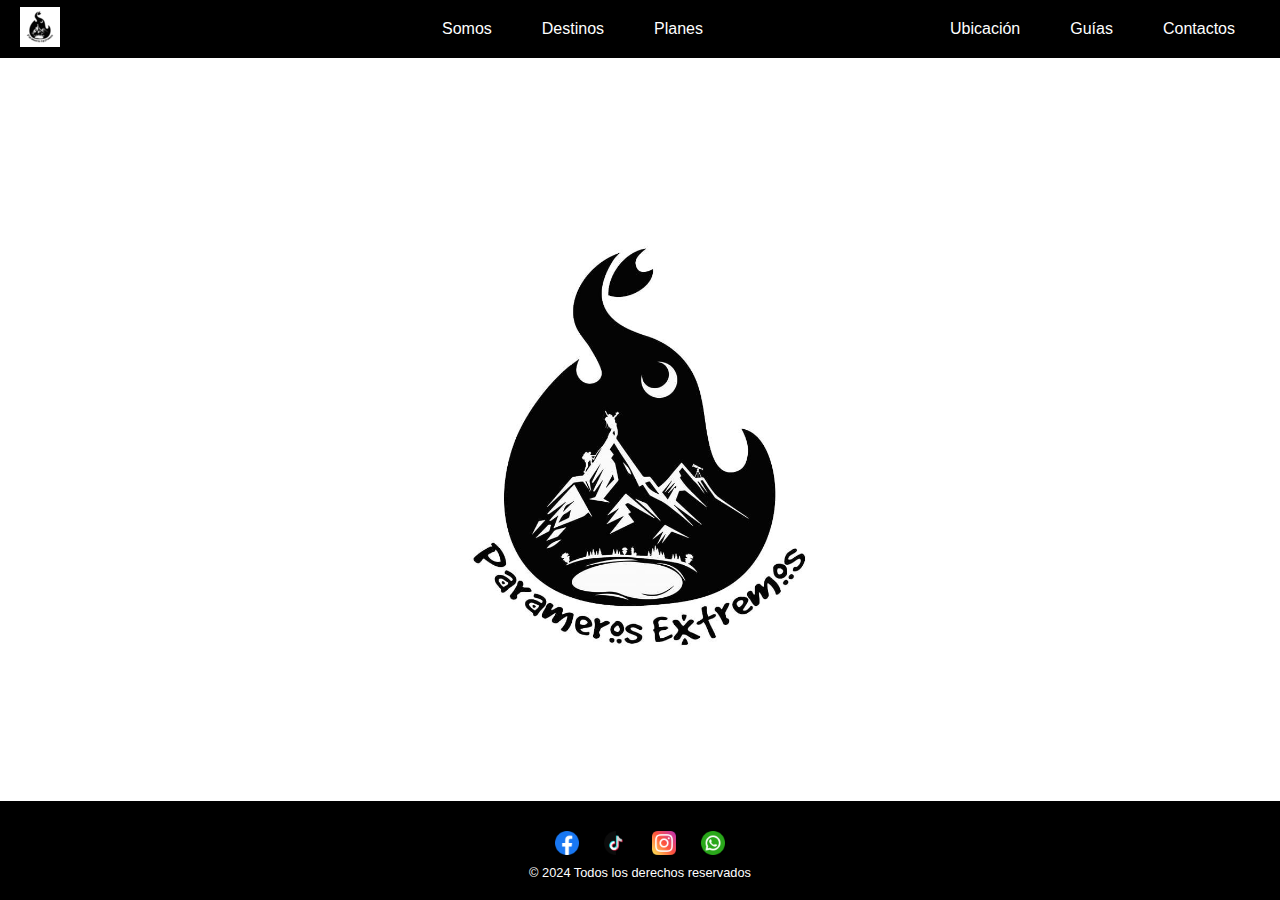
<file: ProyectoWeb/index.html>
<!DOCTYPE html>
<html lang="en">
<head>
    <meta charset="UTF-8">
    <meta name="viewport" content="width=device-width, initial-scale=1.0">
    <title>My Page</title>
    <link rel="stylesheet" href="https://fonts.googleapis.com/css2?family=Material+Symbols+Outlined:opsz,wght,FILL,GRAD@20..48,100..700,0..1,-50..200" />
    <link rel="stylesheet" href="style.css">
</head>
<body>
    <nav>
        <div class="mobile">
            <div class="header">
                <div class="logo">
                    <img src="Images/logo.png" alt="Logo">
                </div>
                <div class="more">
                    <button id="bMore">
                        <span class="material-symbols-outlined">menu</span>
                    </button>
                </div>
            </div>
            <div id="links" class="links">
                <a href="somos.html" target="content-frame">Somos</a>
                <a href="destinos.html" target="content-frame">Destinos</a>
                <a href="planes.html" target="content-frame">Planes</a>
                <a href="ubicacion.html" target="content-frame">Ubicación</a>
                <a href="guias.html" target="content-frame">Guías</a>
                <a href="contactos.html" target="content-frame">Contactos</a>
            </div>
        </div>

        <div class="desktop">
            <div class="logo">
                <img src="Images/logo.png" alt="Logo">
            </div>

            <div class="primary">
                <a href="somos.html" target="content-frame">Somos</a>
                <a href="destinos.html" target="content-frame">Destinos</a>
                <a href="planes.html" target="content-frame">Planes</a>
            </div>

            <div class="secondary full">
                <a href="ubicacion.html" target="content-frame">Ubicación</a>
                <a href="guias.html" target="content-frame">Guías</a>
                <a href="contactos.html" target="content-frame">Contactos</a>
            </div>

            <div class="secondary mini">
                <a href="#" class="more">More</a>
                <div class="submenu">
                    <a href="ubicacion.html" target="content-frame">Ubicación</a>
                    <a href="guias.html" target="content-frame">Guías</a>
                    <a href="contactos.html" target="content-frame">Contactos</a>
                </div>
            </div>
        </div>
    </nav>

    <!-- Contenedor para cargar los iframes -->
    <iframe name="content-frame" class="iframe-container"></iframe>

    <footer>
        <div class="social-links">
            <a href="https://www.facebook.com/samacasenderista" target="_blank">
                <img src="Images/facebook.png" alt="Facebook">
            </a>
            <a href="https://www.tiktok.com/@parameros" target="_blank">
                <img src="Images/tik-tok.png" alt="TikTok">
            </a>
            <a href="https://www.instagram.com/parameros_extremos/?igshid=ZDdkNTZiNTM%3D" target="_blank">
                <img src="Images/instagram.png" alt="Instagram">
            </a>
            <a href="https://api.whatsapp.com/send?phone=%2B573144659188&context=ARArtTrlSHg7tamK0z1DpaTLfNeDFKmMfTAxEWDCRMKaDK_5FMg2EEbzGIUFaj7V3_OaEFkanUuTY6tfr_F95YHFt0tfGitNVwOTLjAk7q3XpyFxLq9V7PaRRG8r21tNDI9jDhD-ag4YdB_R_2f0DfyrTg&source=FB_Page&app=facebook&entry_point=page_cta&fbclid=IwY2xjawEeUUtleHRuA2FlbQIxMAABHQb06SmTSGs5VC6ubEBcOnw75ay4c8kZ-uNTIQqEGgenSqUuxO-ArHdjZg_aem_UAgWxsm6wBCSkUMDUVr_vg" target="_blank">
                <img src="Images/whatsapp.png" alt="WhatsApp">
            </a>
        </div>
        <div class="copyright">
            © 2024 Todos los derechos reservados
        </div>
    </footer>

    <script>
        const bMore = document.querySelector('#bMore');
        const links = document.querySelector('#links');

        bMore.addEventListener('click', () => {
            links.classList.toggle('collapsed');
        });
    </script>
</body>
</html>
</file>
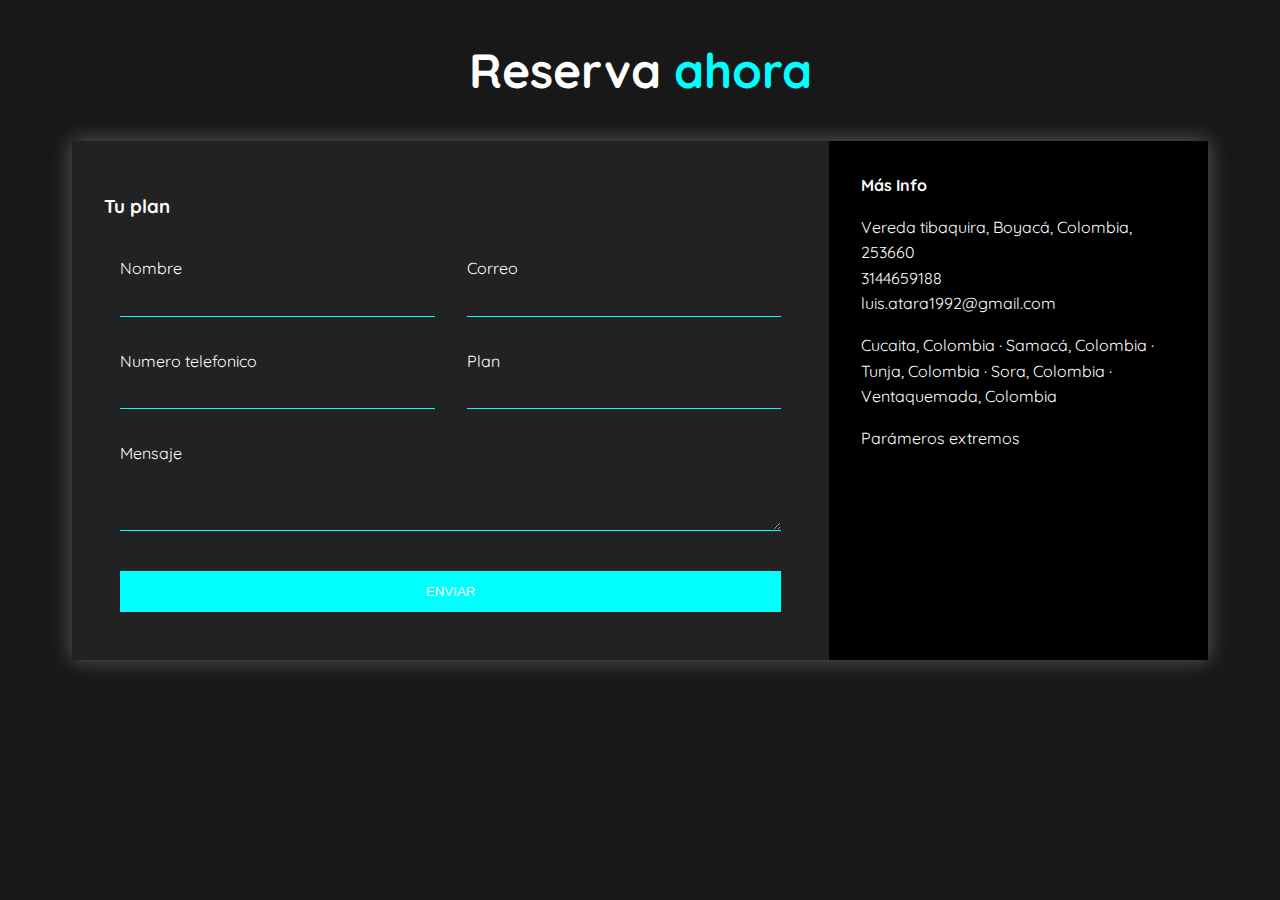
<file: ProyectoWeb/contactos.html>
<!DOCTYPE html>
<html lang="en">
<head>
    <meta charset="UTF-8">
    <meta name="viewport" content="width=device-width, initial-scale=1.0">
    <meta http-equiv="X-UA-Compatible" content="ie=edge">
    <title>Website with a contact Form 01</title>
    <link rel="stylesheet" href="contactos.css">
    <link href="https://fonts.googleapis.com/css?family=Quicksand" rel="stylesheet">
    <link rel="stylesheet" href="https://use.fontawesome.com/releases/v5.8.1/css/all.css" integrity="sha384-50oBUHEmvpQ+1lW4y57PTFmhCaXp0ML5d60M1M7uH2+nqUivzIebhndOJK28anvf" crossorigin="anonymous">
    <link rel="stylesheet" href="https://cdnjs.cloudflare.com/ajax/libs/animate.css/3.7.0/animate.min.css">
</head>
<body>
    
    <div class="content">

        <h1 class="logo">Reserva <span>ahora</span></h1>

        <div class="contact-wrapper animated bounceInUp">
            <div class="contact-form">
                <h3>Tu plan</h3>
                <form action="">
                    <p>
                        <label>Nombre</label>
                        <input type="text" name="fullname">
                    </p>
                    <p>
                        <label>Correo</label>
                        <input type="email" name="email">
                    </p>
                    <p>
                        <label>Numero telefonico</label>
                        <input type="tel" name="phone">
                    </p>
                    <p>
                        <label>Plan</label>
                        <input type="text" name="affair">
                    </p>
                    <p class="block">
                       <label>Mensaje</label> 
                        <textarea name="message" rows="3"></textarea>
                    </p>
                    <p class="block">
                        <button>
                            Enviar
                        </button>
                    </p>
                </form>
            </div>
            <div class="contact-info">
                <h4>Más Info</h4>
                <ul>
                    <li><i class="fas fa-map-marker-alt"></i> Vereda tibaquira, Boyacá, Colombia, 253660</li>
                    <li><i class="fas fa-phone"></i> 3144659188</li>
                    <li><i class="fas fa-envelope-open-text"></i> luis.atara1992@gmail.com</li>
                </ul>
                <p>Cucaita, Colombia · Samacá, Colombia · Tunja, Colombia · Sora, Colombia · Ventaquemada, Colombia</p>
                <p>Parámeros extremos</p>
            </div>
        </div>

    </div>

</body>
</html>
</file>
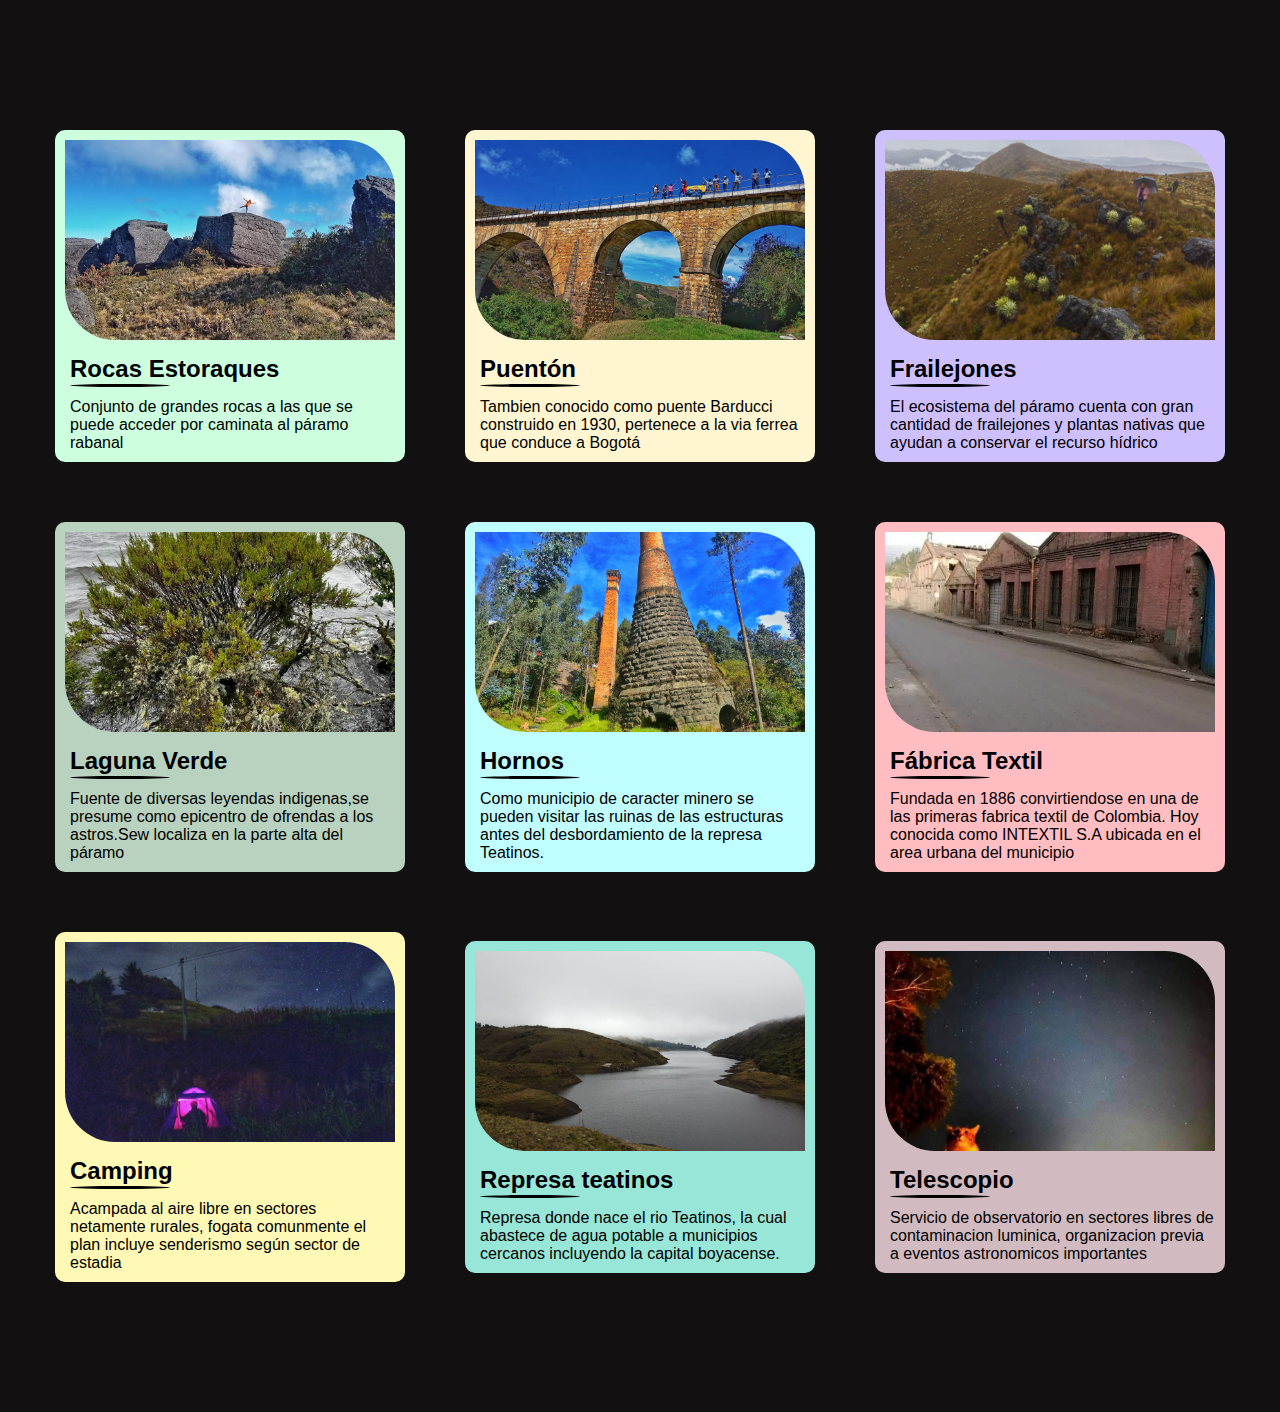
<file: ProyectoWeb/destinos.html>
<!DOCTYPE html>
<html lang="en">
<head>
    <meta charset="UTF-8">
    <meta name="viewport" content="width=device-width, initial-scale=1.0">
    <title>Destinos</title>
    <link rel="stylesheet" href="destinos.css">
</head>
<body>
    <div class="container">
        
    </div>

    <script src="destino.js"></script>
    
</body>
</html>
</file>
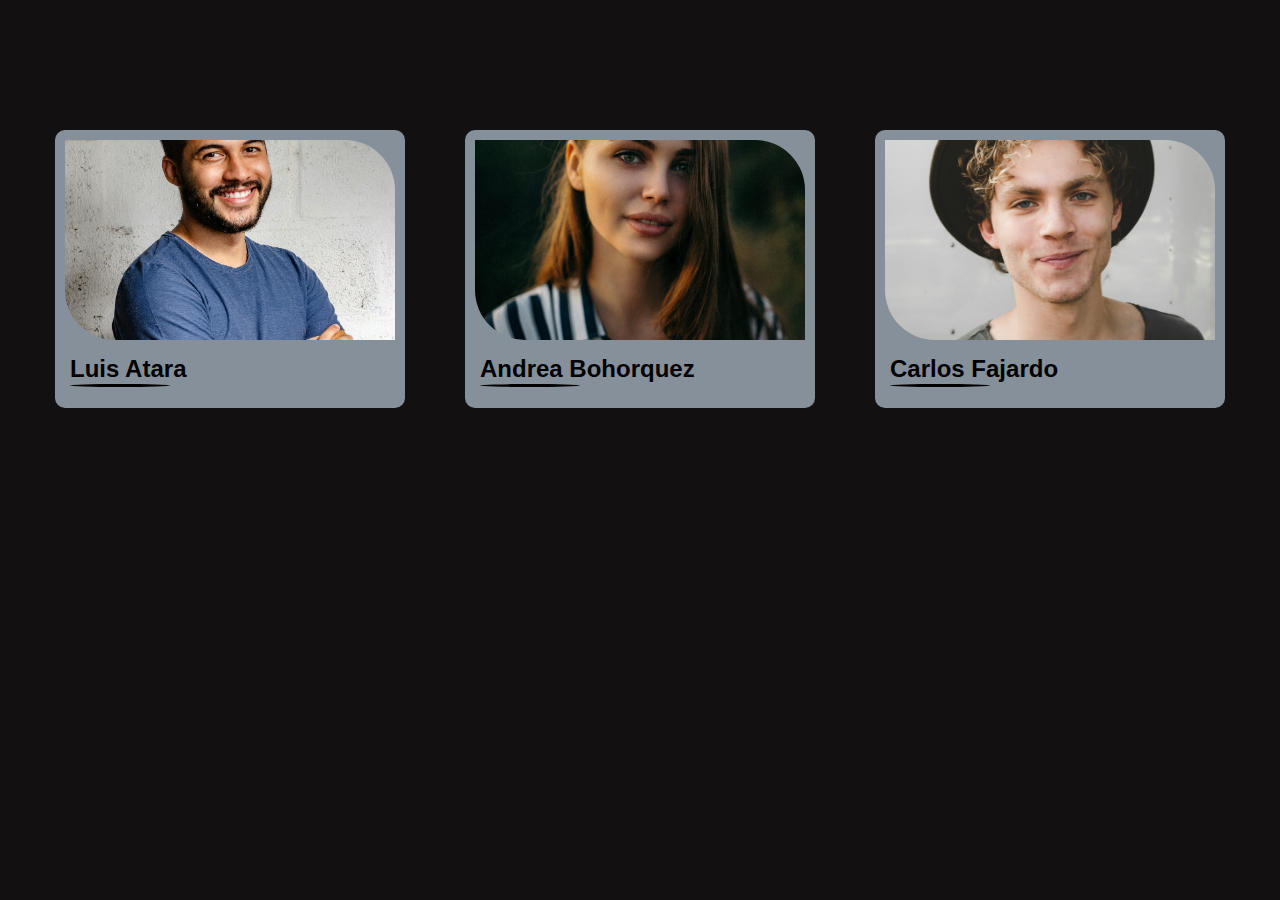
<file: ProyectoWeb/guias.html>
<!DOCTYPE html>
<html lang="en">
<head>
    <meta charset="UTF-8">
    <meta name="viewport" content="width=device-width, initial-scale=1.0">
    <title>Guias</title>
    <link rel="stylesheet" href="guias.css">
</head>
<body>
    <div class="container">
        
    </div>

    <script src="guias.js"></script>
    
</body>
</html>
</file>
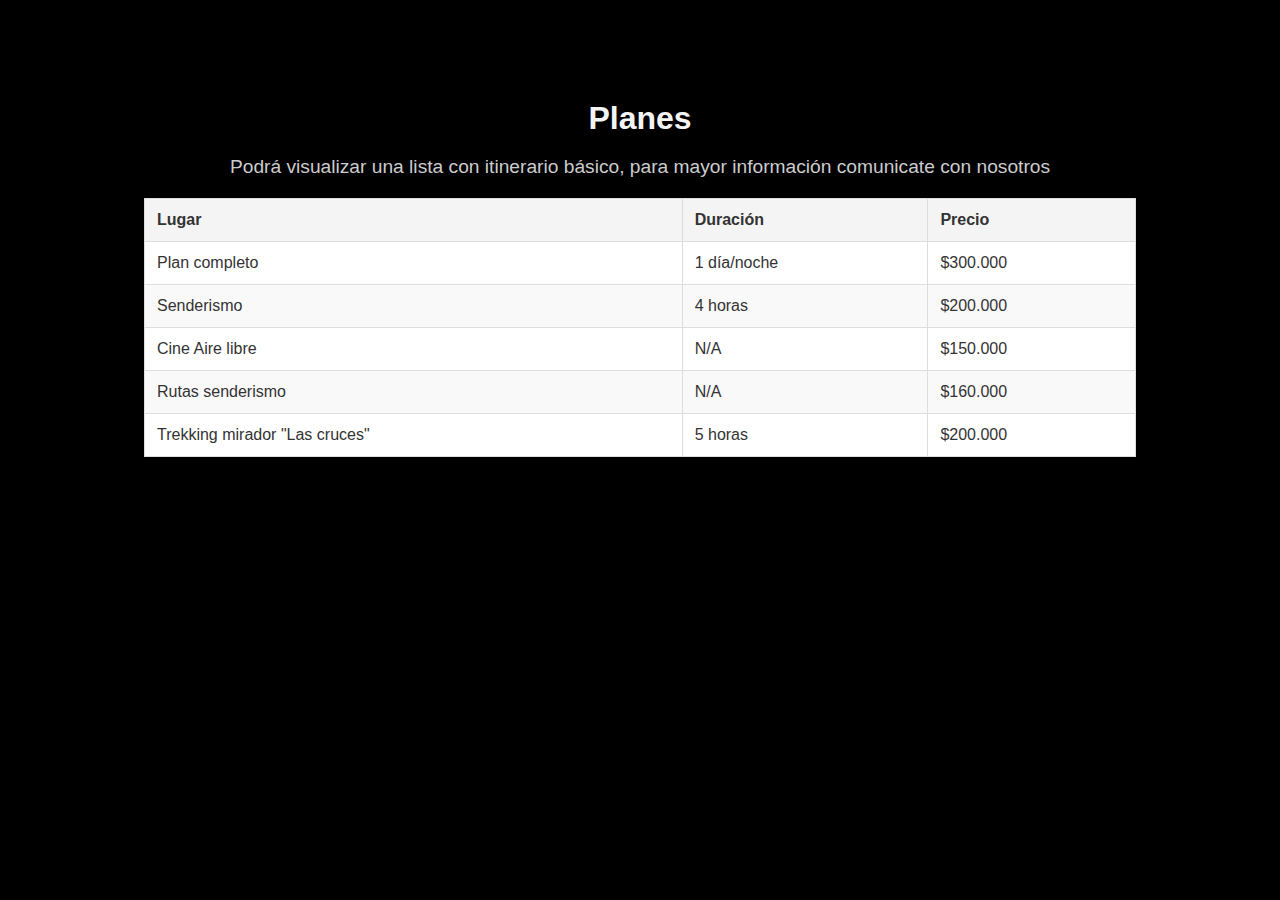
<file: ProyectoWeb/planes.html>
<!DOCTYPE html>
<html lang="en">
<head>
    <meta charset="UTF-8">
    <meta name="viewport" content="width=device-width, initial-scale=1.0">
    <title>Planes</title>
    <link rel="stylesheet" href="planes.css">
</head>
<body>
    <div class="container">
        <h2>Planes</h2>
        <p>Podrá visualizar una lista con itinerario básico, para mayor información comunicate con nosotros</p>

        <table>
            <thead>
                <tr>
                    <th>Lugar</th>
                    <th>Duración</th>
                    <th>Precio</th>
                </tr>
            </thead>
            <tbody>
                <tr>
                    <td>Plan completo</td>
                    <td>1 día/noche</td>
                    <td>$300.000</td>
                </tr>
                <tr>
                    <td>Senderismo</td>
                    <td>4 horas</td>
                    <td>$200.000</td>
                </tr>
                <tr>
                    <td>Cine Aire libre</td>
                    <td>N/A</td>
                    <td>$150.000</td>
                </tr>
                <tr>
                    <td>Rutas senderismo</td>
                    <td>N/A</td>
                    <td>$160.000</td>
                </tr>
                <tr>
                    <td>Trekking mirador "Las cruces"</td>
                    <td> 5 horas</td>
                    <td>$200.000</td>
                </tr>
            </tbody>
        </table>
    </div>
    <script src="planes.js"></script>
</body>
</html>
</file>
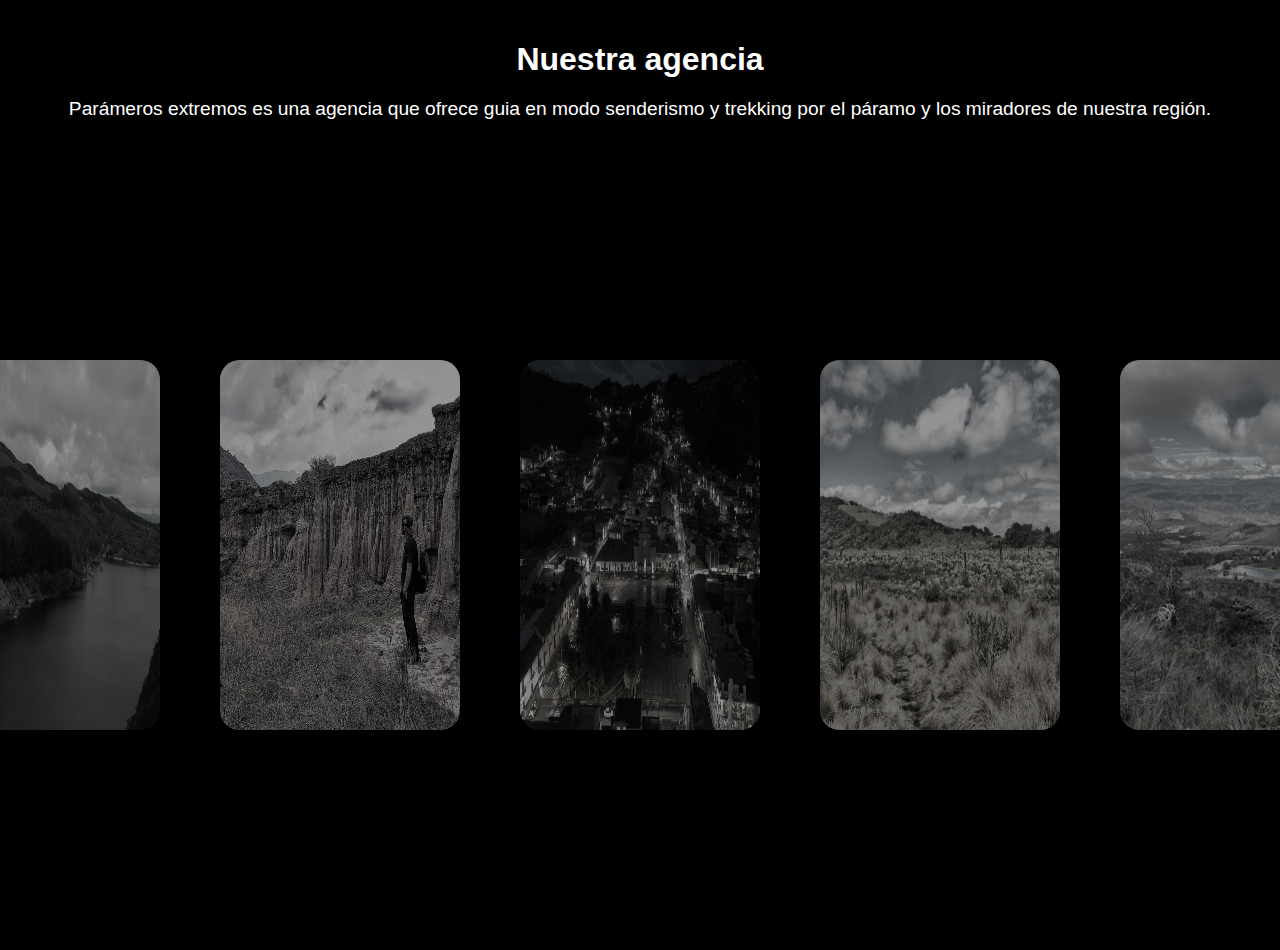
<file: ProyectoWeb/somos.html>
<!DOCTYPE html>
<html lang="en">
<head>
    <meta charset="UTF-8">
    <meta name="viewport" content="width=device-width, initial-scale=1.0">
    <link rel="stylesheet" href="somos.css">
    <title>Somos</title>
</head>
<body>
    <div class="content-wrapper">
        <div class="header">
            <h2>Nuestra agencia</h2>
            <p>Parámeros extremos es una agencia que ofrece guia en modo senderismo y trekking por el páramo y los miradores de nuestra región.</p>
        </div>
        
        <div class="container">
            <span class="slider" id="slider1"></span>
            <span class="slider" id="slider2"></span>
            <span class="slider" id="slider3"></span>
            <span class="slider" id="slider4"></span>
            <span class="slider" id="slider5"></span>
            <span class="slider" id="slider6"></span>
            <span class="slider" id="slider7"></span>

            <div class="imgContainer">
                <div class="slide_div" id="slide_1">
                    <img src="Images/montañas.jpg" alt="" class="img" id="img1">
                    <a href="#slider1" class="button" id="button1"></a>
                </div>
                <div class="slide_div" id="slide_2">
                    <img src="Images/represaT.png" alt="" class="img" id="img2">
                    <a href="#slider2" class="button" id="button2"></a>
                </div>
                <div class="slide_div" id="slide_3">
                    <img src="Images/estoraques.jpg" alt="" class="img" id="img3">
                    <a href="#slider3" class="button" id="button3"></a>
                </div>
                <div class="slide_div" id="slide_4">
                    <img src="Images/Samaca.jpg" alt="" class="img" id="img4">
                    <a href="#slider4" class="button" id="button4"></a>
                </div>
                <div class="slide_div" id="slide_5">
                    <img src="Images/frailejones.jpg" alt="" class="img" id="img5">
                    <a href="#slider5" class="button" id="button5"></a>
                </div>
                <div class="slide_div" id="slide_6">
                    <img src="Images/presa.jpg" alt="" class="img" id="img6">
                    <a href="#slider6" class="button" id="button6"></a>
                </div>
                <div class="slide_div" id="slide_7">
                    <img src="Images/lago.jpg" alt="" class="img" id="img7">
                    <a href="#slider7" class="button" id="button7"></a>
                </div>
            </div>
        </div>
    </div>
</body>
</html>
</file>
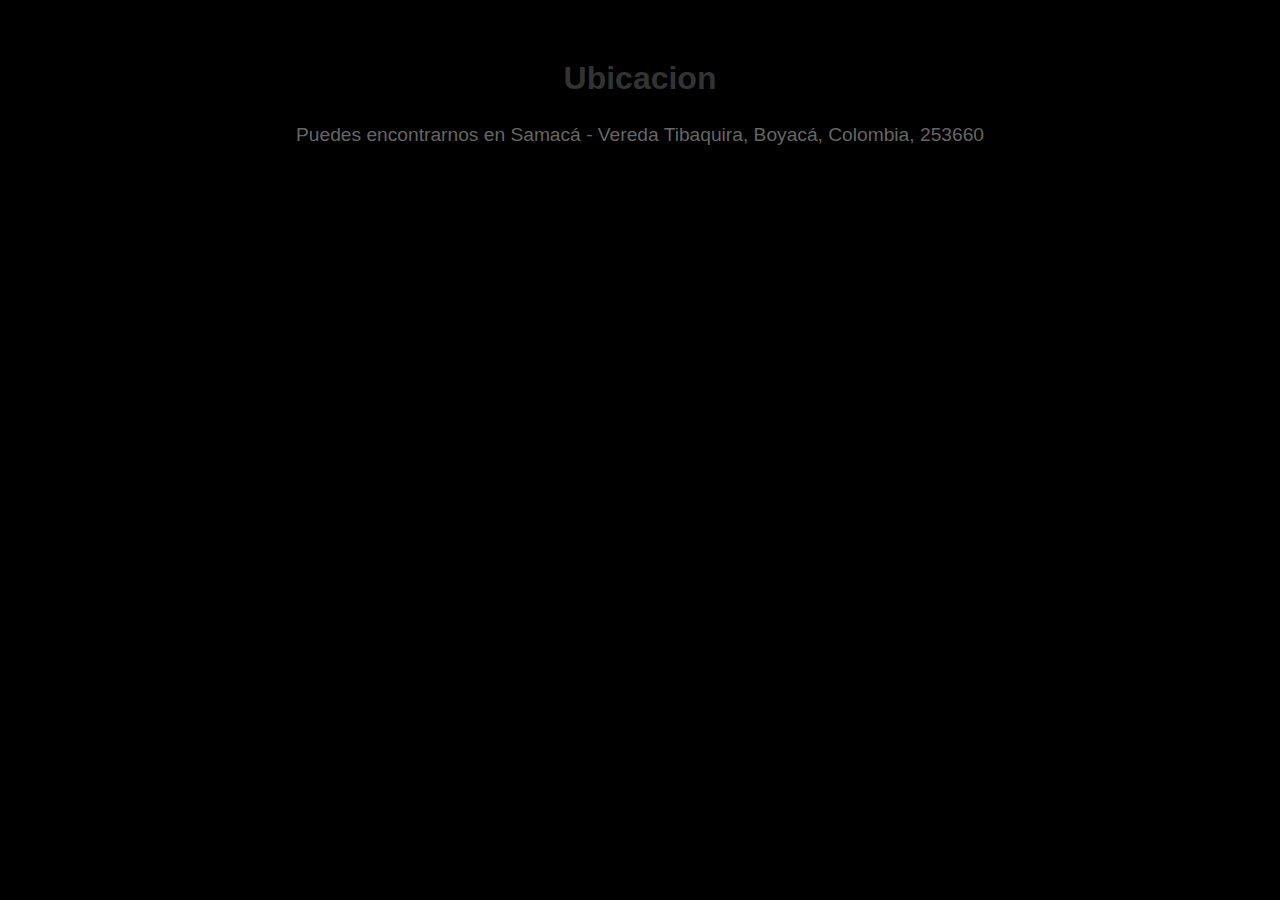
<file: ProyectoWeb/ubicacion.html>
<!DOCTYPE html>
<html lang="en">
<head>
    <meta charset="UTF-8">
    <meta name="viewport" content="width=device-width, initial-scale=1.0">
    <title>Ubicacion</title>
    <link rel="stylesheet" href="ubicacion.css"> 
</head>
<body>
    <h2>Ubicacion</h2>
    <p>Puedes encontrarnos en Samacá - Vereda Tibaquira, Boyacá, Colombia, 253660</p>
    <iframe src="https://www.google.com/maps/embed?pb=!1m18!1m12!1m3!1d3774.9792369819215!2d-73.46802873188484!3d5.494750896075066!2m3!1f0!2f0!3f0!3m2!1i1024!2i768!4f13.1!3m3!1m2!1s0x8e6a7f815714a20b%3A0x34436c2fc8369a11!2sPar%C3%A1meros%20extremos!5e1!3m2!1ses!2sco!4v1722872390236!5m2!1ses!2sco" width="600" height="450" style="border:0;" allowfullscreen="" loading="lazy" referrerpolicy="no-referrer-when-downgrade"></iframe>
</body>
</html>
</file>
<file: ProyectoWeb/style.css>
html, body {
    background-image: url('Images/logo.jpg'); 
    background-size: 40% auto; 
    background-position: center; 
    background-repeat: no-repeat; 
    background-attachment: fixed;
    margin: 0;
    padding: 0;
    height: 100%;
}

body {
    font-family: Arial, Helvetica, sans-serif;
    display: flex;
    flex-direction: column;
}

nav {
    background-color: black;
    color: white;
    width: 100%;
}

nav .mobile {
    display: none;
}

nav .mobile .header {
    display: flex;
    justify-content: space-between;
    align-items: center;
    padding-left: 10px;
}

nav .mobile .header .more button {
    border: none;
    background-color: black;
    color: white;
    padding: 15px;
    cursor: pointer;
}

nav .logo {
    min-width: 200px;
}

nav a {
    color: white;
    text-decoration: none;
    display: block;
    padding: 20px 25px;
}

nav a:hover {
    color: black;
    background-color: aqua;
}

nav .desktop {
    display: flex;
    justify-content: space-between;
    align-items: center;
    padding: 0 20px;
}

nav .desktop .primary,
nav .desktop .secondary {
    display: flex;
}

nav .desktop .secondary.mini {
    display: none;
}

.collapsed {
    display: none;
}

@media screen and (max-width: 800px) {
    nav .logo {
        min-width: 100px;
    }

    nav .secondary.full {
        display: none;
    }

    nav .secondary.mini {
        display: block !important;
    }

    nav .secondary.mini .submenu {
        background-color: black;
        position: absolute;
        display: none;
        width: 150px;
        right: 0;
    }

    nav .secondary.mini:hover .submenu {
        display: block;
    }
}

@media screen and (max-width: 500px) {
    nav .desktop {
        display: none;
    }

    nav .mobile {
        display: block;
    }
}

/* Estilos para el contenedor de iframes */
.iframe-container {
    flex: 1;
    width: 100%;
    height: calc(100vh - 50px); /* Ajusta el valor según el alto del nav */
    border: none;
}

footer {
    background-color: black;
    color: black;
    padding: 20px;
    text-align: center;
    position: relative;
    margin-top: auto;
}

footer .social-links {
    margin: 10px 0;
}

footer .social-links a {
    margin: 0 10px;
    display: inline-block;
}

footer .social-links img {
    width: 24px;
    height: 24px;
    vertical-align: middle;
}

footer .copyright {
    font-size: 0.8em;
    color: white;
}
</file>
<file: ProyectoWeb/contactos.css>
* {
    box-sizing: border-box;
}

body {
    background: #181818;
    color: #fff;
    line-height: 1.6;
    font-family: 'Quicksand', sans-serif;
    padding: 0 1.5em;
}

.container {
    max-width: 1170px;
    margin-left: auto;
    margin-right: auto;
    padding: 1.5em;
}

ul {
    list-style: none;
    padding: 0;
}

.logo {
    text-align: center;
    font-size: 3em;
}

.logo span {
    color: aqua;
}

.contact-wrapper {
    box-shadow: 0 0 20px 0 rgba(255, 255, 255, .3);
}

.contact-wrapper > * {
    padding: 1em;
}

.contact-form {
    background: #222222;
}

.contact-form form {
    display: grid;
    grid-template-columns: 1fr 1fr;
}

.contact-form form label {
    display: block;
}

.contact-form form p {
    margin: 0;
    padding: 1em;
}

.contact-form form .block {
    grid-column: 1 / 3;
}

.contact-form form button,
.contact-form form input,
.contact-form form textarea {
    width: 100%;
    padding: .7em;
    border: none;
    background: none;
    outline: 0;
    color: #fff;
    border-bottom: 1px solid aqua;
}

.contact-form form button {
    background: aqua;
    border: 0;
    text-transform: uppercase;
    padding: 1em;
}

.contact-form form button:hover,
.contact-form form button:focus {
    background: aqua;
    color: #fff;
    transition: background-color 1s ease-out;
    outline: 0;
}


.contact-info {
    background: #000;
}

.contact-info h4, .contact-info ul, .contact-info p {
    text-align: center;
    margin: 0 0 1rem 0;
}

/* LARGE SIZE */
@media(min-width: 700px) {
    body {
        padding: 0 4em;
    }
    .contact-wrapper {
        display: grid;
        grid-template-columns: 2fr 1fr;
    }
    .contact-wrapper > * {
        padding: 2em;
    }
    .contact-info h4,
    .contact-info ul,
    .contact-info p {
        text-align: left;
    }
}
</file>
<file: ProyectoWeb/destinos.css>
/* Aplica un margen y padding a todos los elementos */
* {
    margin: 0;
    padding: 0;
    box-sizing: border-box;
}


body {
    background-color: rgb(18, 16, 16);
    font-family: sans-serif;
    width: 100vw;
}


.container {
    width: 100%;
    height: auto;
    display: flex;
    flex-wrap: wrap;
    align-items: center;
    justify-content: center;
    margin: 100px 0;
}


.card {
    color: #000;
    width: 350px;
    height: auto;
    padding: 10px;
    border-radius: 10px;
    margin: 30px;
}

.card .image {
    width: 100%;
    height: 200px;
    overflow: hidden;
    border-bottom-left-radius: 50px;
    border-top-right-radius: 50px;
}

.card .image img {
    height: 100%;
    width: 100%;
    object-fit: cover;
}


.card h2 {
    margin: 15px 5px;
    position: relative;
}


.card h2::before {
    content: '';
    background-color: #000;
    height: 3px;
    width: 100px;
    position: absolute;
    bottom: -4px;
    border-radius: 50%;
}


.card p {
    margin-left: 5px;
}

.card button {
    background-color: #000;
    color: white;
    margin-top: 15px;
    margin-left: 5px;
    padding: 10px 15px;
    border-radius: 10px;
    font-weight: 600;
    font-size: 0.9rem;
}
</file>
<file: ProyectoWeb/guias.css>
* {
    margin: 0;
    padding: 0;
    box-sizing: border-box;
}

body {
    background-color: rgb(18, 16, 16);
    font-family: sans-serif;
    width: 100vw;
}

.container {
    width: 100%;
    height: auto;
    display: flex;
    flex-wrap: wrap;
    align-items: center;
    justify-content: center;
    margin: 100px 0;
}

.card {
    color: #000;
    width: 350px;
    height: auto;
    padding: 10px;
    border-radius: 10px;
    margin: 30px;
}

.card .image {
    width: 100%;
    height: 200px;
    overflow: hidden;
    border-bottom-left-radius: 50px;
    border-top-right-radius: 50px;
}

.card .image img {
    height: 100%;
    width: 100%;
    object-fit: cover;
}

.card h2 {
    margin: 15px 5px;
    position: relative;
}

.card h2::before {
    content: '';
    background-color: #000;
    height: 3px;
    width: 100px;
    position: absolute;
    bottom: -4px;
    border-radius: 50%;
}

.card p {
    margin-left: 5px;
}

.card button {
    background-color: #000;
    color: white;
    margin-top: 15px;
    margin-left: 5px;
    padding: 10px 15px;
    border-radius: 10px;
    font-weight: 600;
    font-size: 0.9rem;
}
</file>
<file: ProyectoWeb/planes.css>
body {
    font-family: Arial, sans-serif;
    margin: 20px;
    text-align: center;
    background: black;
    color: white; 
}

h2 {
    margin-bottom: 10px;
    font-size: 2em;
    color: #f4f4f4; 
}

p {
    margin-bottom: 20px;
    font-size: 1.2em;
    color: #ccc; 
}

.container {
    margin-top: 100px; 
}

table {
    width: 80%;
    margin: 0 auto 20px auto;
    border-collapse: collapse;
    box-shadow: 0 2px 3px rgba(0, 0, 0, 0.1);
    background: white; 
}

th, td {
    border: 1px solid #ddd;
    padding: 12px;
    text-align: left;
    color: #333;
}

th {
    background-color: #f4f4f4;
    color: #333;
}

tr:nth-child(even) {
    background-color: #f9f9f9;
}

tr:hover {
    background-color: #46aee5;
}
</file>
<file: ProyectoWeb/somos.css>
body {
    width: 100%;
    height: 100vh;
    display: flex;
    align-items: center;
    justify-content: center;
    overflow: hidden;
    background: black;
    margin: 0;
    padding: 0;
    font-family: Arial, sans-serif;
}

.content-wrapper {
    width: 100%;
    text-align: center;
    margin-top: 80px;
}

.header {
    margin-bottom: 20px;
}

h2 {
    margin: 10px;
    font-size: 2em;
    color: white;
}

p {
    margin: 20px 0;
    font-size: 1.2em;
    color: white;
}

.container {
    width: 100%;
    height: 90vh;
    display: flex;
    flex-direction: row;
    align-items: center;
    overflow: hidden;
    position: relative;
}

.imgContainer {
    width: 100%;
    height: 600px;
    position: absolute;
    left: 0;
    display: flex;
    justify-content: center;
    align-items: center;
    transition: 1s;
}

.slide_div {
    display: flex;
    align-items: center;
    justify-content: center;
    margin: 0 30px 0 30px;
}

img {
    position: relative;
    height: 370px;
    width: 240px;
    filter: saturate(10%);
    transition: 0.5s;
    background-color: rgba(0, 0, 0, 0.4);
    border-radius: 20px;
}

.button {
    position: absolute;
    width: 240px;
    height: 370px;
    transition: 0.5s;
    background-color: rgba(0, 0, 0, 0.4);
    border-radius: 20px;
}

.button:hover {
    background-color: rgba(0, 0, 0, 0.2);
}

#slider1:target ~ .imgContainer #img1,
#slider1:target ~ .imgContainer #button1 {
    width: 312px; 
    height: 480px; 
    margin-top: 50px; 
    background-color: transparent;
    filter: saturate(100%);
}

#slider2:target ~ .imgContainer #img2,
#slider2:target ~ .imgContainer #button2 {
    width: 312px;
    height: 480px;
    margin-top: 50px; 
    background-color: transparent;
    filter: saturate(100%);
}

#slider3:target ~ .imgContainer #img3,
#slider3:target ~ .imgContainer #button3 {
    width: 312px;
    height: 480px;
    margin-top: 50px; 
    background-color: transparent;
    filter: saturate(100%);
}

#slider4:target ~ .imgContainer #img4,
#slider4:target ~ .imgContainer #button4 {
    width: 312px;
    height: 480px;
    margin-top: 50px; 
    background-color: transparent;
    filter: saturate(100%);
}

#slider5:target ~ .imgContainer #img5,
#slider5:target ~ .imgContainer #button5 {
    width: 312px;
    height: 480px;
    margin-top: 50px; 
    background-color: transparent;
    filter: saturate(100%);
}

#slider6:target ~ .imgContainer #img6,
#slider6:target ~ .imgContainer #button6 {
    width: 312px;
    height: 480px;
    margin-top: 50px; 
    background-color: transparent;
    filter: saturate(100%);
}

#slider7:target ~ .imgContainer #img7,
#slider7:target ~ .imgContainer #button7 {
    width: 312px;
    height: 480px;
    margin-top: 50px; 
    background-color: transparent;
    filter: saturate(100%);
}

#slider1:target ~ .imgContainer {
    left: 60%;
}
#slider2:target ~ .imgContainer {
    left: 40%;
}
#slider3:target ~ .imgContainer {
    left: 20%;
}
#slider4:target ~ .imgContainer {
    left: 0%;
}
#slider5:target ~ .imgContainer {
    left: -20%;
}
#slider6:target ~ .imgContainer {
    left: -40%;
}
#slider7:target ~ .imgContainer {
    left: -60%;
}
</file>
<file: ProyectoWeb/ubicacion.css>
body {
    font-family: Arial, sans-serif;
    margin: 0;
    padding: 0;
    background:black;
    text-align: center; 
}


h2 {
    margin-top: 60px; 
    font-size: 2em; 
    color: #333; 
}

p {
    font-size: 1.2em; 
    color: #666; 
}

iframe {
    max-width: 100%; 
    height: 450px; 
    border: none; 
    margin: 20px 0; 
}
</file>
